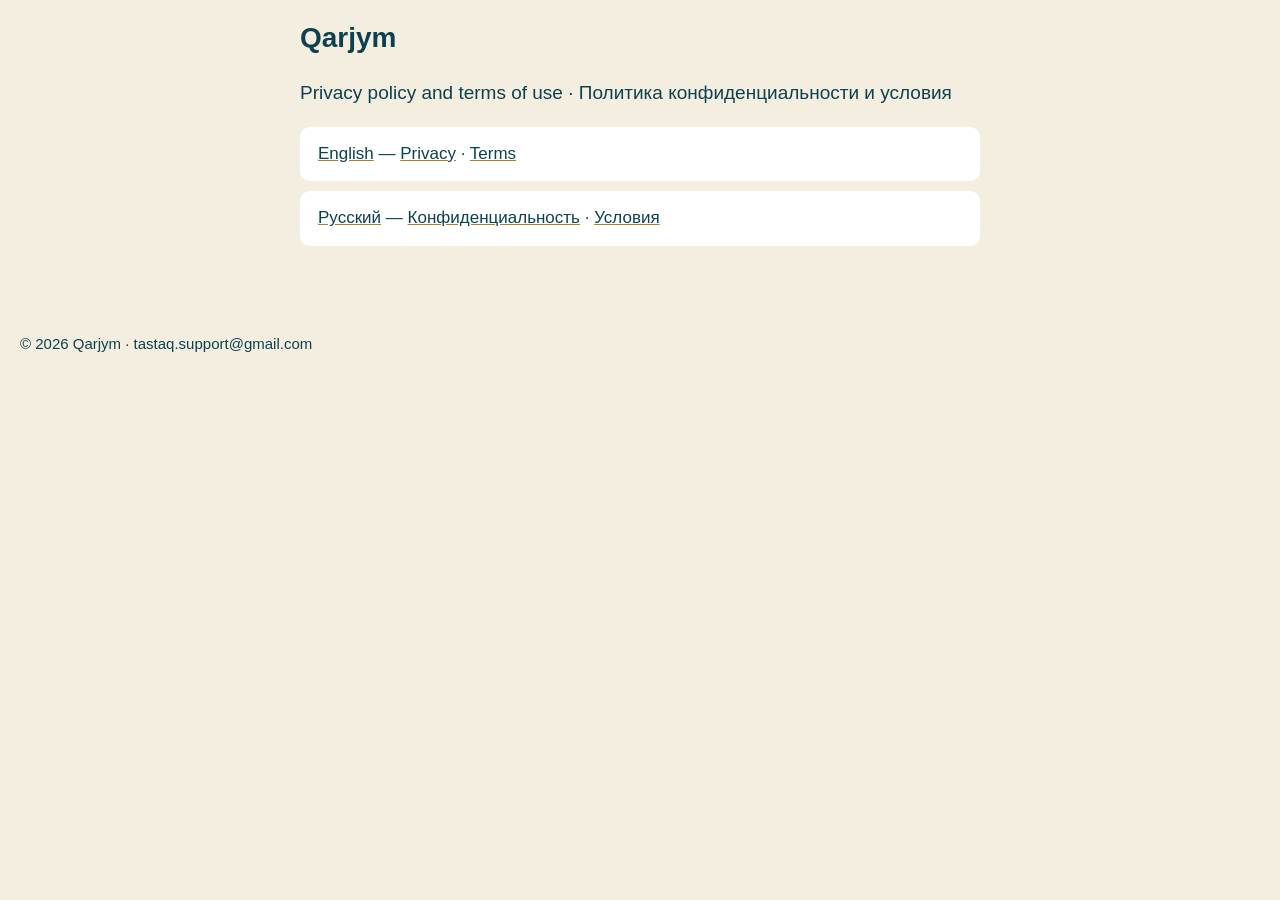
<file: index.html>
<!DOCTYPE html>
<html lang="en">
<head>
<meta charset="utf-8">
<meta name="viewport" content="width=device-width, initial-scale=1">
<title>Qarjym — Privacy and Terms</title>
<link rel="icon" href="favicon.svg" type="image/svg+xml">
<link rel="apple-touch-icon" href="apple-touch-icon.png">
<link rel="stylesheet" href="style.css">
</head>
<body>
<main>
  <h1>Qarjym</h1>
  <p class="lead">Privacy policy and terms of use · Политика конфиденциальности и условия</p>
  <ul class="langs">
    <li><a href="en/" lang="en">English</a> — <a href="en/">Privacy</a> · <a href="en/terms.html">Terms</a></li>
    <li><a href="ru/" lang="ru">Русский</a> — <a href="ru/">Конфиденциальность</a> · <a href="ru/terms.html">Условия</a></li>
  </ul>
</main>
<footer><p>© 2026 Qarjym · tastaq.support@gmail.com</p></footer>
</body>
</html>
</file>
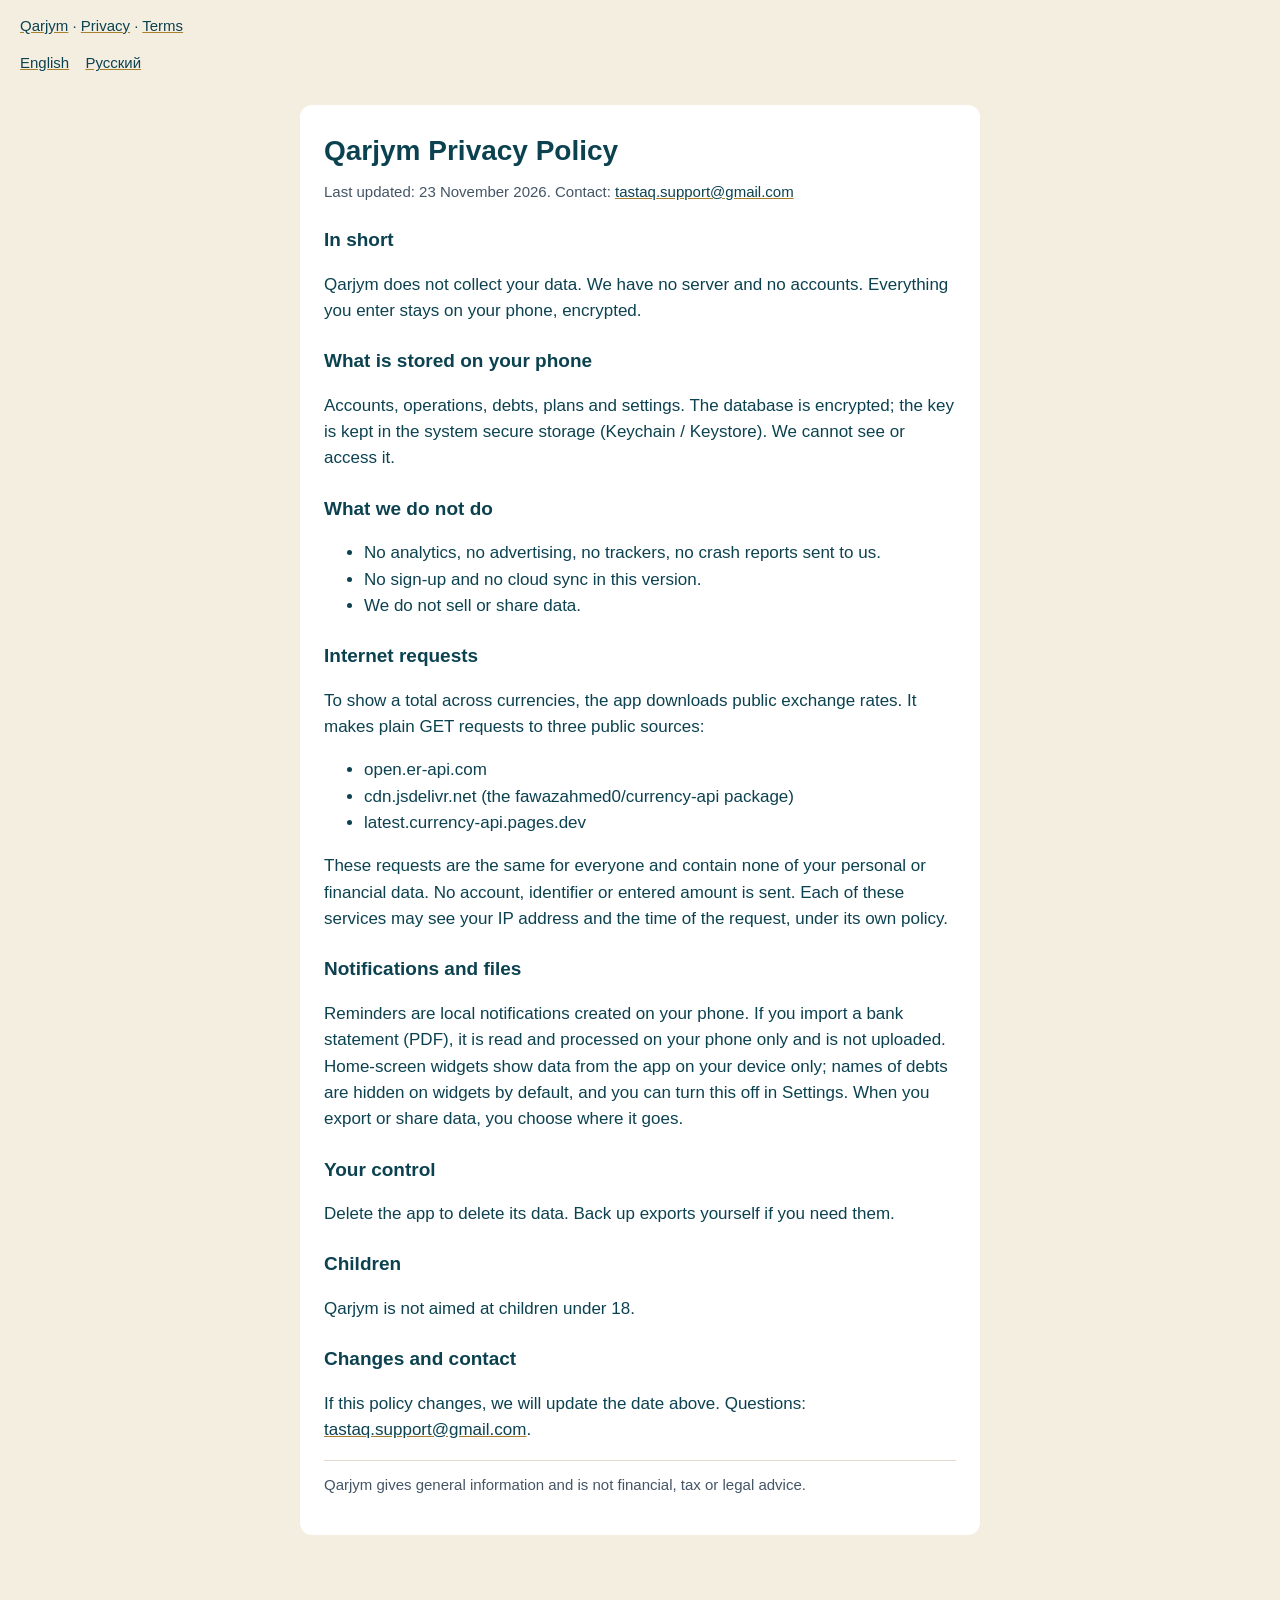
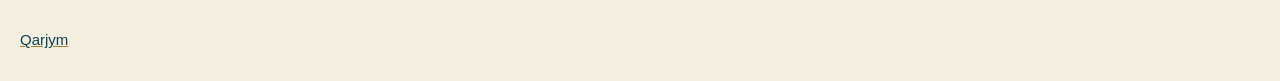
<file: en/index.html>
<!DOCTYPE html>
<html lang="en">
<head>
<meta charset="utf-8">
<meta name="viewport" content="width=device-width, initial-scale=1">
<title>Qarjym Privacy Policy</title>
<link rel="icon" href="../favicon.svg" type="image/svg+xml">
<link rel="apple-touch-icon" href="../apple-touch-icon.png">
<link rel="stylesheet" href="../style.css">
</head>
<body>
<nav><a href="../index.html">Qarjym</a> · <a href="index.html">Privacy</a> · <a href="terms.html">Terms</a></nav>
<nav aria-label="Language"><a href="../en/index.html" lang="en">English</a> <a href="../ru/index.html" lang="ru">Русский</a></nav>
<main>
<section id="en" lang="en">

<h1>Qarjym Privacy Policy</h1>
<p class="meta">Last updated: 23 November 2026. Contact: <a href="mailto:tastaq.support@gmail.com">tastaq.support@gmail.com</a></p>

<h2>In short</h2>
<p>Qarjym does not collect your data. We have no server and no accounts. Everything you enter stays on your phone, encrypted.</p>

<h2>What is stored on your phone</h2>
<p>Accounts, operations, debts, plans and settings. The database is encrypted; the key is kept in the system secure storage (Keychain / Keystore). We cannot see or access it.</p>

<h2>What we do not do</h2>
<ul>
  <li>No analytics, no advertising, no trackers, no crash reports sent to us.</li>
  <li>No sign-up and no cloud sync in this version.</li>
  <li>We do not sell or share data.</li>
</ul>

<h2>Internet requests</h2>
<p>To show a total across currencies, the app downloads public exchange rates. It makes plain GET requests to three public sources:</p>
<ul>
  <li>open.er-api.com</li>
  <li>cdn.jsdelivr.net (the fawazahmed0/currency-api package)</li>
  <li>latest.currency-api.pages.dev</li>
</ul>
<p>These requests are the same for everyone and contain none of your personal or financial data. No account, identifier or entered amount is sent. Each of these services may see your IP address and the time of the request, under its own policy.</p>

<h2>Notifications and files</h2>
<p>Reminders are local notifications created on your phone. If you import a bank statement (PDF), it is read and processed on your phone only and is not uploaded. Home-screen widgets show data from the app on your device only; names of debts are hidden on widgets by default, and you can turn this off in Settings. When you export or share data, you choose where it goes.</p>

<h2>Your control</h2>
<p>Delete the app to delete its data. Back up exports yourself if you need them.</p>

<h2>Children</h2>
<p>Qarjym is not aimed at children under 18.</p>

<h2>Changes and contact</h2>
<p>If this policy changes, we will update the date above. Questions: <a href="mailto:tastaq.support@gmail.com">tastaq.support@gmail.com</a>.</p>
<p class="note">Qarjym gives general information and is not financial, tax or legal advice.</p>

</section>
</main>
<footer><p><a href="../index.html">Qarjym</a></p></footer>
</body>
</html>
</file>
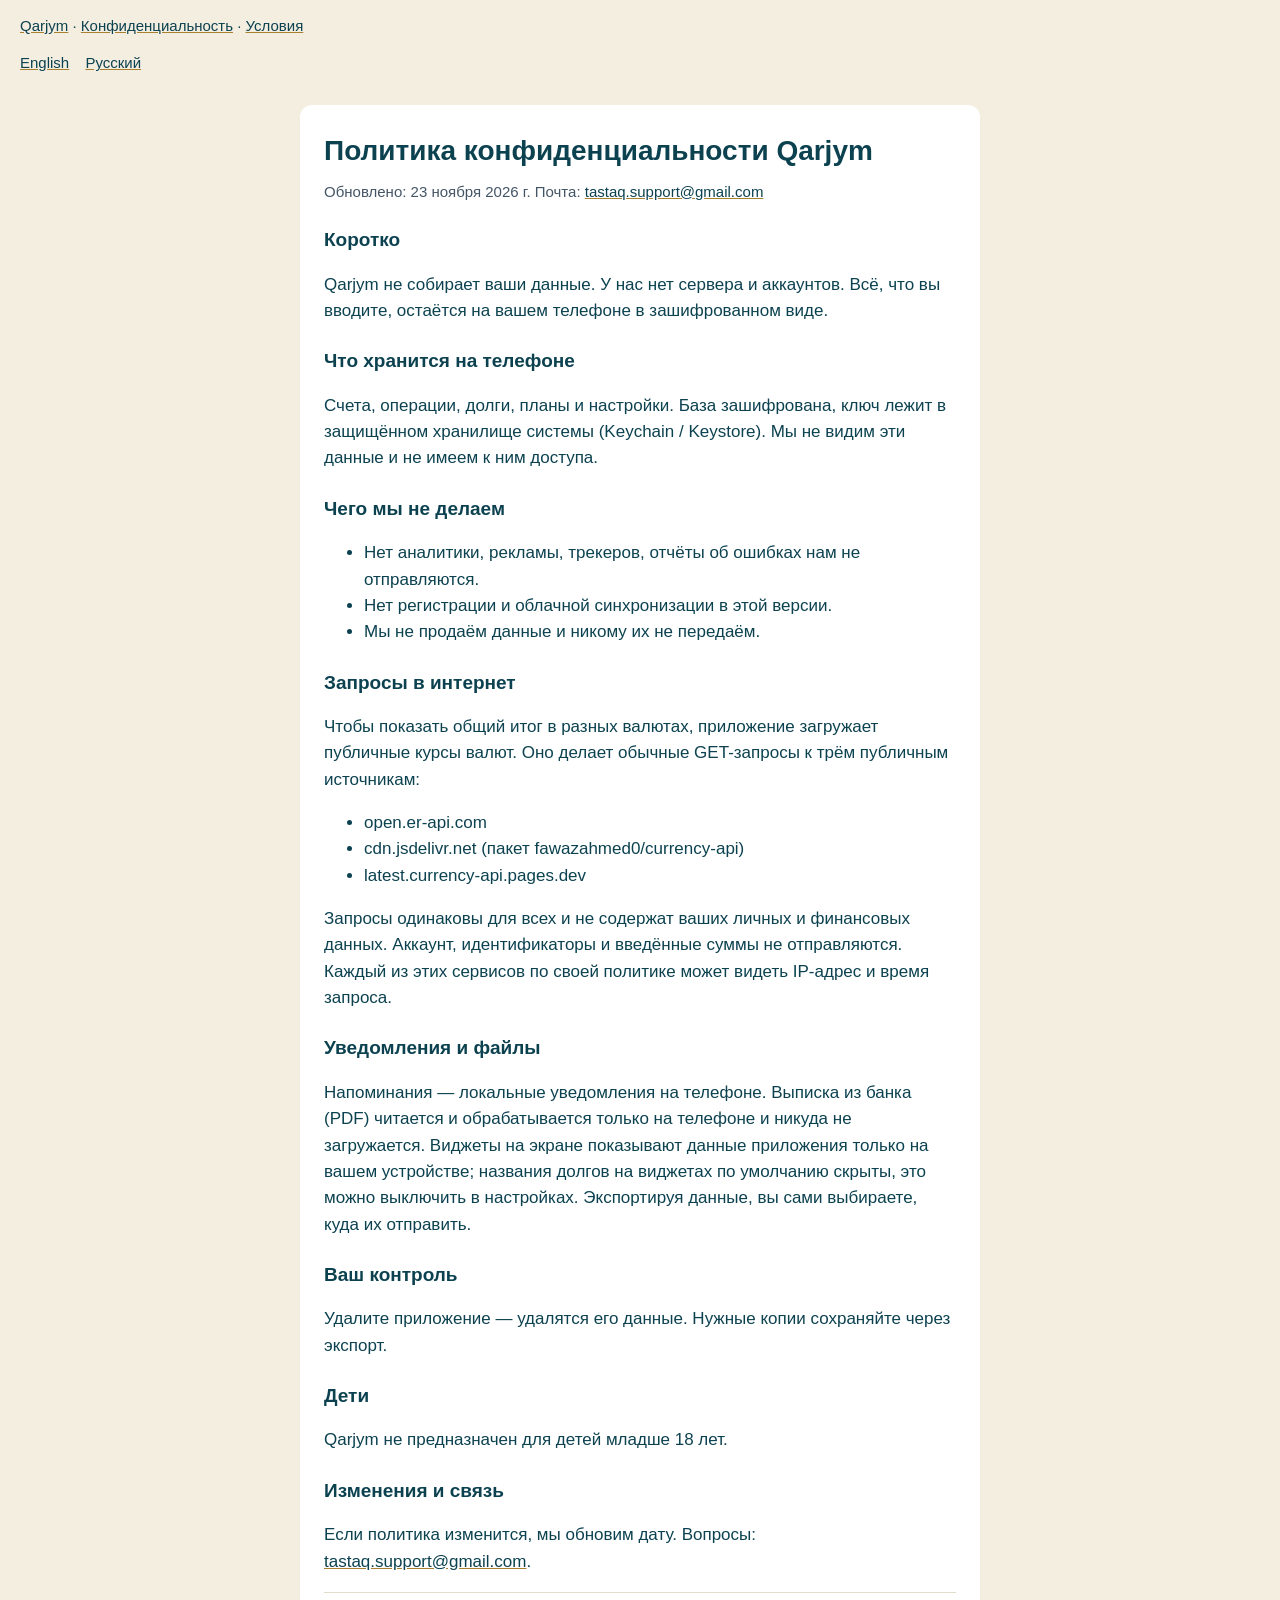
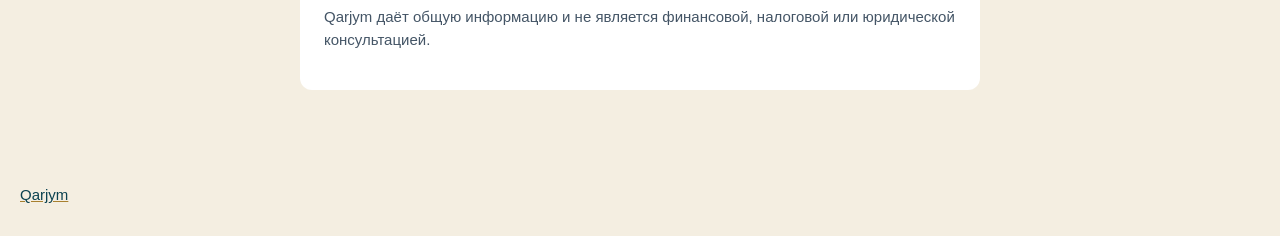
<file: ru/index.html>
<!DOCTYPE html>
<html lang="ru">
<head>
<meta charset="utf-8">
<meta name="viewport" content="width=device-width, initial-scale=1">
<title>Политика конфиденциальности Qarjym</title>
<link rel="icon" href="../favicon.svg" type="image/svg+xml">
<link rel="apple-touch-icon" href="../apple-touch-icon.png">
<link rel="stylesheet" href="../style.css">
</head>
<body>
<nav><a href="../index.html">Qarjym</a> · <a href="index.html">Конфиденциальность</a> · <a href="terms.html">Условия</a></nav>
<nav aria-label="Language"><a href="../en/index.html" lang="en">English</a> <a href="../ru/index.html" lang="ru">Русский</a></nav>
<main>
<section id="ru" lang="ru">

<h1>Политика конфиденциальности Qarjym</h1>
<p class="meta">Обновлено: 23 ноября 2026 г. Почта: <a href="mailto:tastaq.support@gmail.com">tastaq.support@gmail.com</a></p>

<h2>Коротко</h2>
<p>Qarjym не собирает ваши данные. У нас нет сервера и аккаунтов. Всё, что вы вводите, остаётся на вашем телефоне в зашифрованном виде.</p>

<h2>Что хранится на телефоне</h2>
<p>Счета, операции, долги, планы и настройки. База зашифрована, ключ лежит в защищённом хранилище системы (Keychain / Keystore). Мы не видим эти данные и не имеем к ним доступа.</p>

<h2>Чего мы не делаем</h2>
<ul>
  <li>Нет аналитики, рекламы, трекеров, отчёты об ошибках нам не отправляются.</li>
  <li>Нет регистрации и облачной синхронизации в этой версии.</li>
  <li>Мы не продаём данные и никому их не передаём.</li>
</ul>

<h2>Запросы в интернет</h2>
<p>Чтобы показать общий итог в разных валютах, приложение загружает публичные курсы валют. Оно делает обычные GET-запросы к трём публичным источникам:</p>
<ul>
  <li>open.er-api.com</li>
  <li>cdn.jsdelivr.net (пакет fawazahmed0/currency-api)</li>
  <li>latest.currency-api.pages.dev</li>
</ul>
<p>Запросы одинаковы для всех и не содержат ваших личных и финансовых данных. Аккаунт, идентификаторы и введённые суммы не отправляются. Каждый из этих сервисов по своей политике может видеть IP-адрес и время запроса.</p>

<h2>Уведомления и файлы</h2>
<p>Напоминания — локальные уведомления на телефоне. Выписка из банка (PDF) читается и обрабатывается только на телефоне и никуда не загружается. Виджеты на экране показывают данные приложения только на вашем устройстве; названия долгов на виджетах по умолчанию скрыты, это можно выключить в настройках. Экспортируя данные, вы сами выбираете, куда их отправить.</p>

<h2>Ваш контроль</h2>
<p>Удалите приложение — удалятся его данные. Нужные копии сохраняйте через экспорт.</p>

<h2>Дети</h2>
<p>Qarjym не предназначен для детей младше 18 лет.</p>

<h2>Изменения и связь</h2>
<p>Если политика изменится, мы обновим дату. Вопросы: <a href="mailto:tastaq.support@gmail.com">tastaq.support@gmail.com</a>.</p>
<p class="note">Qarjym даёт общую информацию и не является финансовой, налоговой или юридической консультацией.</p>

</section>
</main>
<footer><p><a href="../index.html">Qarjym</a></p></footer>
</body>
</html>
</file>
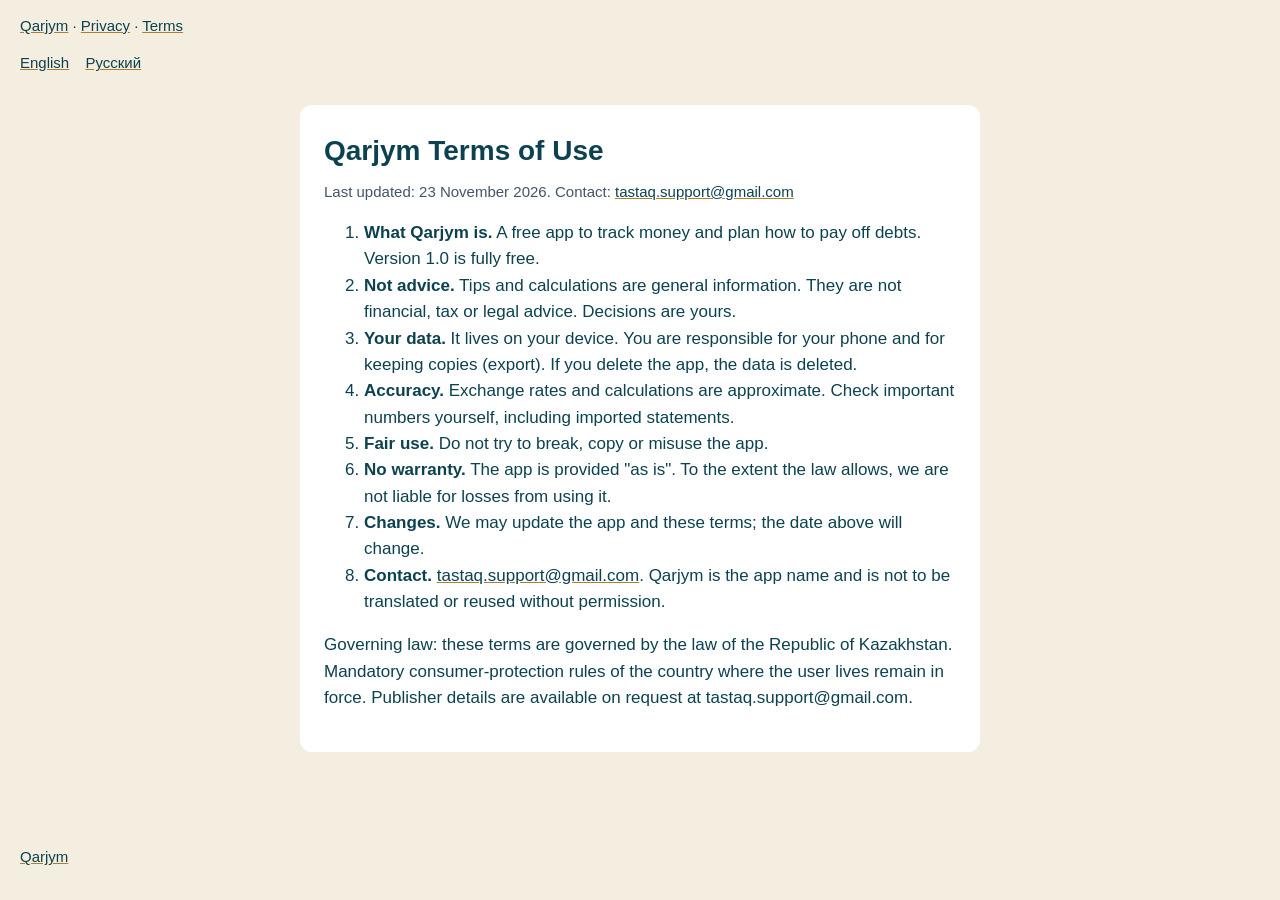
<file: en/terms.html>
<!DOCTYPE html>
<html lang="en">
<head>
<meta charset="utf-8">
<meta name="viewport" content="width=device-width, initial-scale=1">
<title>Qarjym Terms of Use</title>
<link rel="icon" href="../favicon.svg" type="image/svg+xml">
<link rel="apple-touch-icon" href="../apple-touch-icon.png">
<link rel="stylesheet" href="../style.css">
</head>
<body>
<nav><a href="../index.html">Qarjym</a> · <a href="index.html">Privacy</a> · <a href="terms.html">Terms</a></nav>
<nav aria-label="Language"><a href="../en/terms.html" lang="en">English</a> <a href="../ru/terms.html" lang="ru">Русский</a></nav>
<main>
<section id="en" lang="en">

<h1>Qarjym Terms of Use</h1>
<p class="meta">Last updated: 23 November 2026. Contact: <a href="mailto:tastaq.support@gmail.com">tastaq.support@gmail.com</a></p>
<ol>
  <li><strong>What Qarjym is.</strong> A free app to track money and plan how to pay off debts. Version 1.0 is fully free.</li>
  <li><strong>Not advice.</strong> Tips and calculations are general information. They are not financial, tax or legal advice. Decisions are yours.</li>
  <li><strong>Your data.</strong> It lives on your device. You are responsible for your phone and for keeping copies (export). If you delete the app, the data is deleted.</li>
  <li><strong>Accuracy.</strong> Exchange rates and calculations are approximate. Check important numbers yourself, including imported statements.</li>
  <li><strong>Fair use.</strong> Do not try to break, copy or misuse the app.</li>
  <li><strong>No warranty.</strong> The app is provided "as is". To the extent the law allows, we are not liable for losses from using it.</li>
  <li><strong>Changes.</strong> We may update the app and these terms; the date above will change.</li>
  <li><strong>Contact.</strong> <a href="mailto:tastaq.support@gmail.com">tastaq.support@gmail.com</a>. Qarjym is the app name and is not to be translated or reused without permission.</li>
</ol>
<p>Governing law: these terms are governed by the law of the Republic of Kazakhstan. Mandatory consumer-protection rules of the country where the user lives remain in force. Publisher details are available on request at tastaq.support@gmail.com.</p>

</section>
</main>
<footer><p><a href="../index.html">Qarjym</a></p></footer>
</body>
</html>
</file>
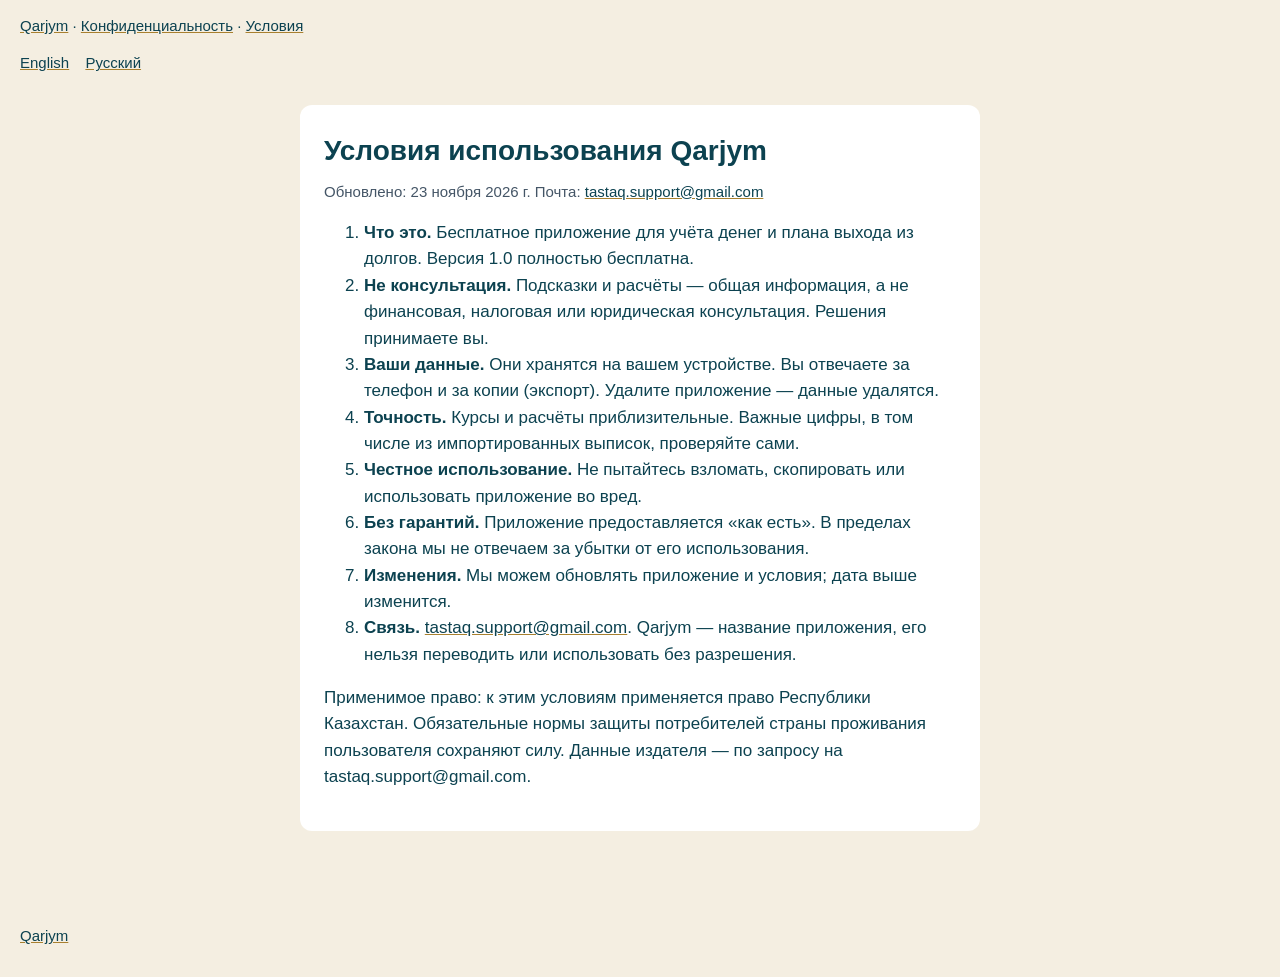
<file: ru/terms.html>
<!DOCTYPE html>
<html lang="ru">
<head>
<meta charset="utf-8">
<meta name="viewport" content="width=device-width, initial-scale=1">
<title>Условия использования Qarjym</title>
<link rel="icon" href="../favicon.svg" type="image/svg+xml">
<link rel="apple-touch-icon" href="../apple-touch-icon.png">
<link rel="stylesheet" href="../style.css">
</head>
<body>
<nav><a href="../index.html">Qarjym</a> · <a href="index.html">Конфиденциальность</a> · <a href="terms.html">Условия</a></nav>
<nav aria-label="Language"><a href="../en/terms.html" lang="en">English</a> <a href="../ru/terms.html" lang="ru">Русский</a></nav>
<main>
<section id="ru" lang="ru">

<h1>Условия использования Qarjym</h1>
<p class="meta">Обновлено: 23 ноября 2026 г. Почта: <a href="mailto:tastaq.support@gmail.com">tastaq.support@gmail.com</a></p>
<ol>
  <li><strong>Что это.</strong> Бесплатное приложение для учёта денег и плана выхода из долгов. Версия 1.0 полностью бесплатна.</li>
  <li><strong>Не консультация.</strong> Подсказки и расчёты — общая информация, а не финансовая, налоговая или юридическая консультация. Решения принимаете вы.</li>
  <li><strong>Ваши данные.</strong> Они хранятся на вашем устройстве. Вы отвечаете за телефон и за копии (экспорт). Удалите приложение — данные удалятся.</li>
  <li><strong>Точность.</strong> Курсы и расчёты приблизительные. Важные цифры, в том числе из импортированных выписок, проверяйте сами.</li>
  <li><strong>Честное использование.</strong> Не пытайтесь взломать, скопировать или использовать приложение во вред.</li>
  <li><strong>Без гарантий.</strong> Приложение предоставляется «как есть». В пределах закона мы не отвечаем за убытки от его использования.</li>
  <li><strong>Изменения.</strong> Мы можем обновлять приложение и условия; дата выше изменится.</li>
  <li><strong>Связь.</strong> <a href="mailto:tastaq.support@gmail.com">tastaq.support@gmail.com</a>. Qarjym — название приложения, его нельзя переводить или использовать без разрешения.</li>
</ol>
<p>Применимое право: к этим условиям применяется право Республики Казахстан. Обязательные нормы защиты потребителей страны проживания пользователя сохраняют силу. Данные издателя — по запросу на tastaq.support@gmail.com.</p>

</section>
</main>
<footer><p><a href="../index.html">Qarjym</a></p></footer>
</body>
</html>
</file>
<file: style.css>
:root {
  --bg: #F4EEE1;
  --ink: #0C4250;
  --accent: #A8802F;
  --card: #FFFFFF;
}
* { box-sizing: border-box; }
body {
  margin: 0;
  background: var(--bg);
  color: var(--ink);
  font-family: Carlito, Calibri, "Helvetica Neue", Arial, sans-serif;
  font-size: 17px;
  line-height: 1.55;
}
nav, footer {
  padding: 14px 20px;
  font-size: 15px;
}
nav a, footer a, a { color: var(--ink); }
main {
  max-width: 720px;
  margin: 0 auto;
  padding: 16px 20px 40px;
}
main section {
  background: var(--card);
  border-radius: 12px;
  padding: 24px;
  margin-bottom: 24px;
}
h1 { font-size: 28px; margin: 0 0 8px; }
h2 { font-size: 19px; margin: 22px 0 6px; color: var(--ink); }
.lead { font-size: 19px; }
.meta { color: #456; font-size: 15px; margin-top: 0; }
.note { font-size: 15px; color: #456; border-top: 1px solid #e3dccb; padding-top: 12px; }
.links { list-style: none; padding: 0; }
.links li { background: var(--card); border-radius: 10px; padding: 14px 18px; margin-bottom: 10px; }
a { text-decoration-color: var(--accent); }
[hidden] { display: none; }

nav[aria-label="Language"] { padding-top: 0; }
nav[aria-label="Language"] a { margin-inline-end: 12px; }
[dir="rtl"] { text-align: right; }
.langs { list-style: none; padding: 0; }
.langs li { background: var(--card); border-radius: 10px; padding: 14px 18px; margin-bottom: 10px; }
</file>
